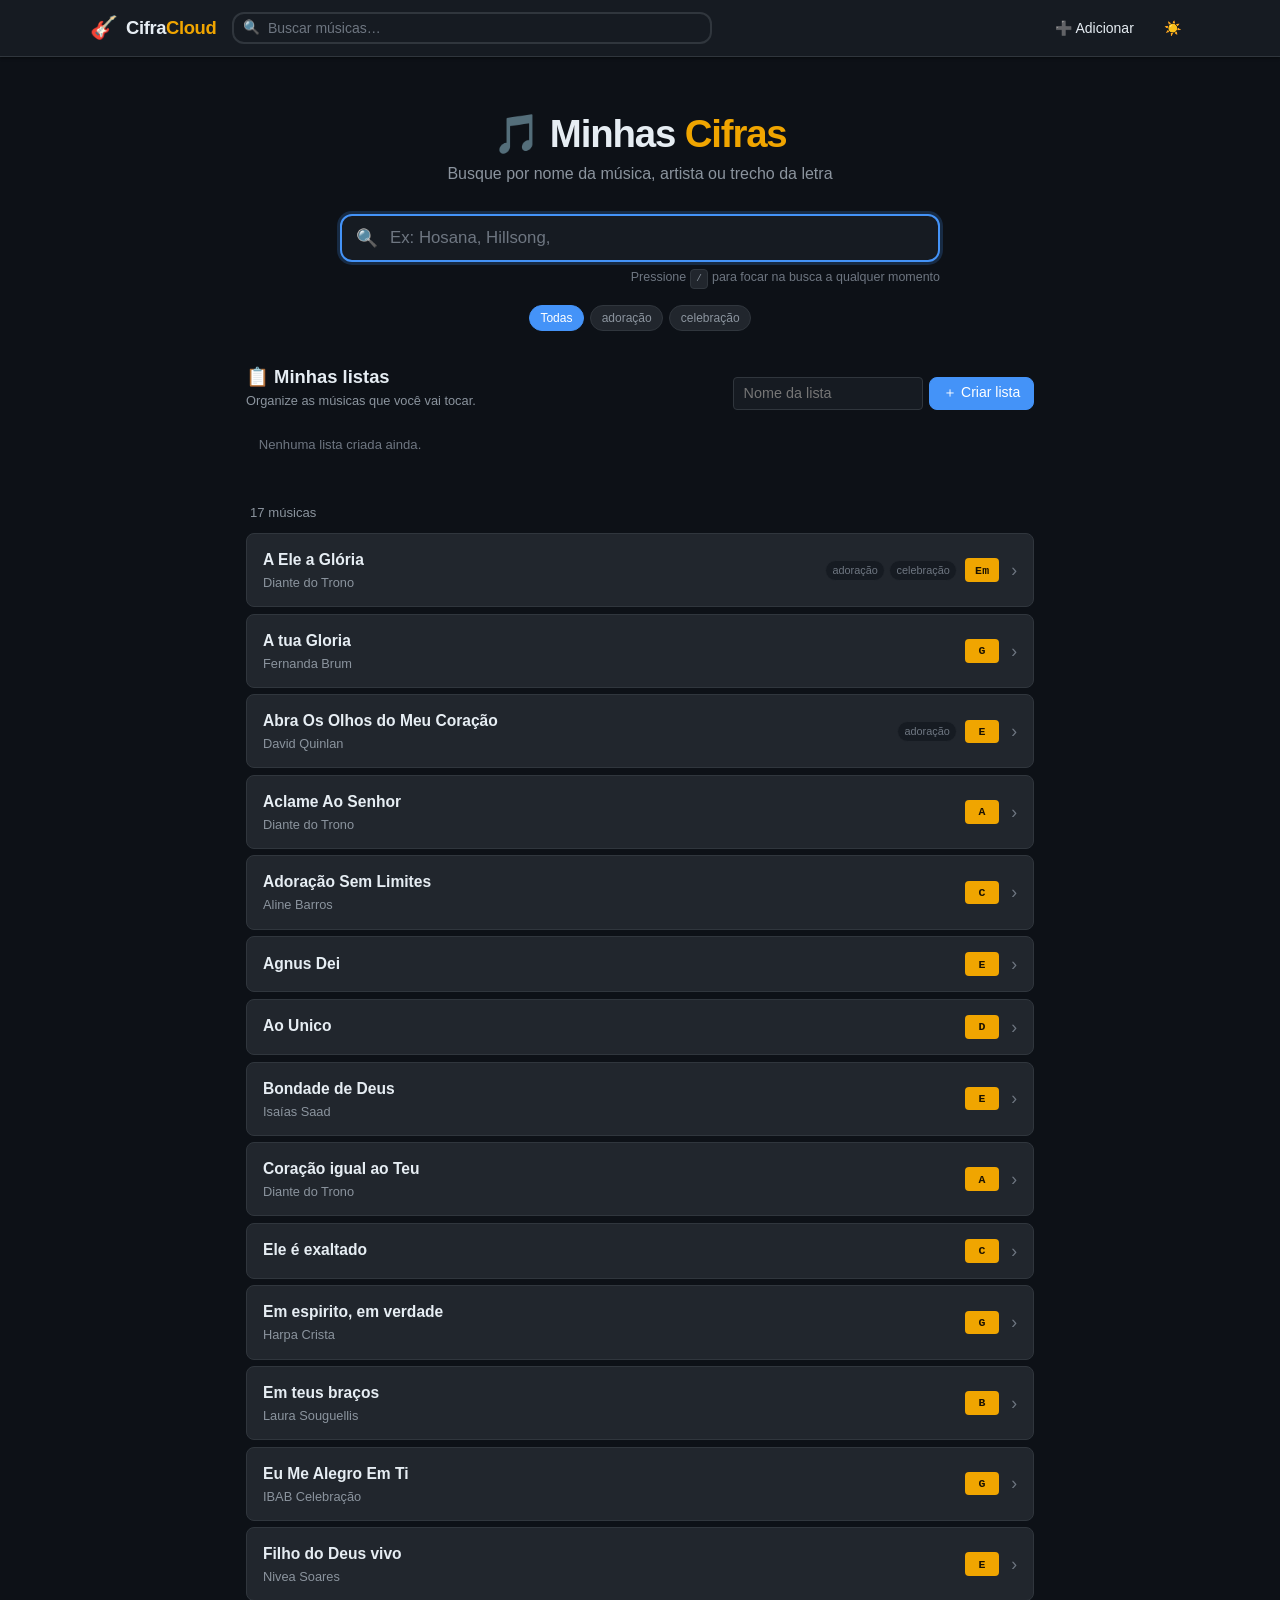
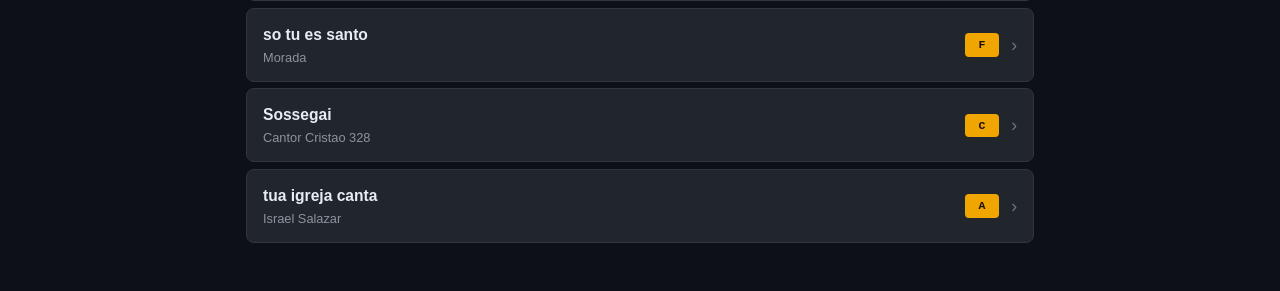
<file: index.html>
<!DOCTYPE html>
<html lang="pt-BR" data-theme="dark">
<head>
  <meta charset="UTF-8">
  <meta name="viewport" content="width=device-width, initial-scale=1.0">
  <title>CifraCloud — Minhas Cifras</title>
  <meta name="description" content="Minhas cifras pessoais para tocar na igreja">
  <link rel="stylesheet" href="css/style.css">
  <link rel="icon" href="data:image/svg+xml,<svg xmlns='http://www.w3.org/2000/svg' viewBox='0 0 100 100'><text y='.9em' font-size='90'>🎸</text></svg>">
</head>
<body>

<!-- ====== HEADER ====== -->
<header class="header">
  <div class="header-inner">
    <a class="logo" href="index.html" title="Início">
      <span class="logo-icon">🎸</span>
      <span class="logo-text">Cifra<span>Cloud</span></span>
    </a>

    <!-- Busca no header (tablet/desktop) -->
    <div class="header-search">
      <span class="header-search-icon">🔍</span>
      <input
        type="search"
        id="header-search"
        class="search-input"
        placeholder="Buscar músicas…"
        autocomplete="off"
        spellcheck="false"
      >
    </div>

    <nav class="nav-links">
      <a href="admin.html" class="btn btn-ghost">➕ Adicionar</a>
      <button id="theme-toggle" class="btn btn-icon btn-ghost" title="Alternar tema claro/escuro">🌙</button>
    </nav>
  </div>
</header>

<!-- ====== HERO + BUSCA ====== -->
<main>
  <section class="hero">
    <h1 class="hero-title">🎵 Minhas <span>Cifras</span></h1>
    <p class="hero-subtitle">Busque por nome da música, artista ou trecho da letra</p>

    <div class="search-container">
      <div class="search-wrapper">
        <span class="search-icon">🔍</span>
        <input
          type="search"
          id="search-input"
          class="search-input"
          placeholder="Ex: Hosana, Hillsong, "grace how sweet"…"
          autocomplete="off"
          spellcheck="false"
          autofocus
        >
      </div>
      <div class="search-hint">Pressione <kbd>/</kbd> para focar na busca a qualquer momento</div>
    </div>

    <!-- Filtros por tag (gerados via JS) -->
    <div id="tags-filter" class="tags-filter"></div>
  </section>

  <!-- ====== LISTAS PERSONALIZADAS ====== -->
  <section class="playlist-manager" aria-labelledby="playlist-manager-title">
    <div class="playlist-manager-heading">
      <div>
        <h2 id="playlist-manager-title">📋 Minhas listas</h2>
        <p>Organize as músicas que você vai tocar.</p>
      </div>
      <form id="create-playlist-form" class="playlist-create-form">
        <input id="playlist-name-input" class="form-input" type="text" maxlength="60" placeholder="Nome da lista" aria-label="Nome da lista">
        <button class="btn btn-primary" type="submit">＋ Criar lista</button>
      </form>
    </div>
    <div id="playlists-container"></div>
  </section>

  <!-- ====== RESULTADOS ====== -->
  <div id="results-container" class="results-container">
    <div class="initial-state">
      <span class="initial-state-icon">🎼</span>
      <p>Carregando cifras…</p>
    </div>
  </div>
</main>

<script src="js/transpose.js"></script>
<script src="js/render.js"></script>
<script src="js/app.js"></script>
</body>
</html>
</file>
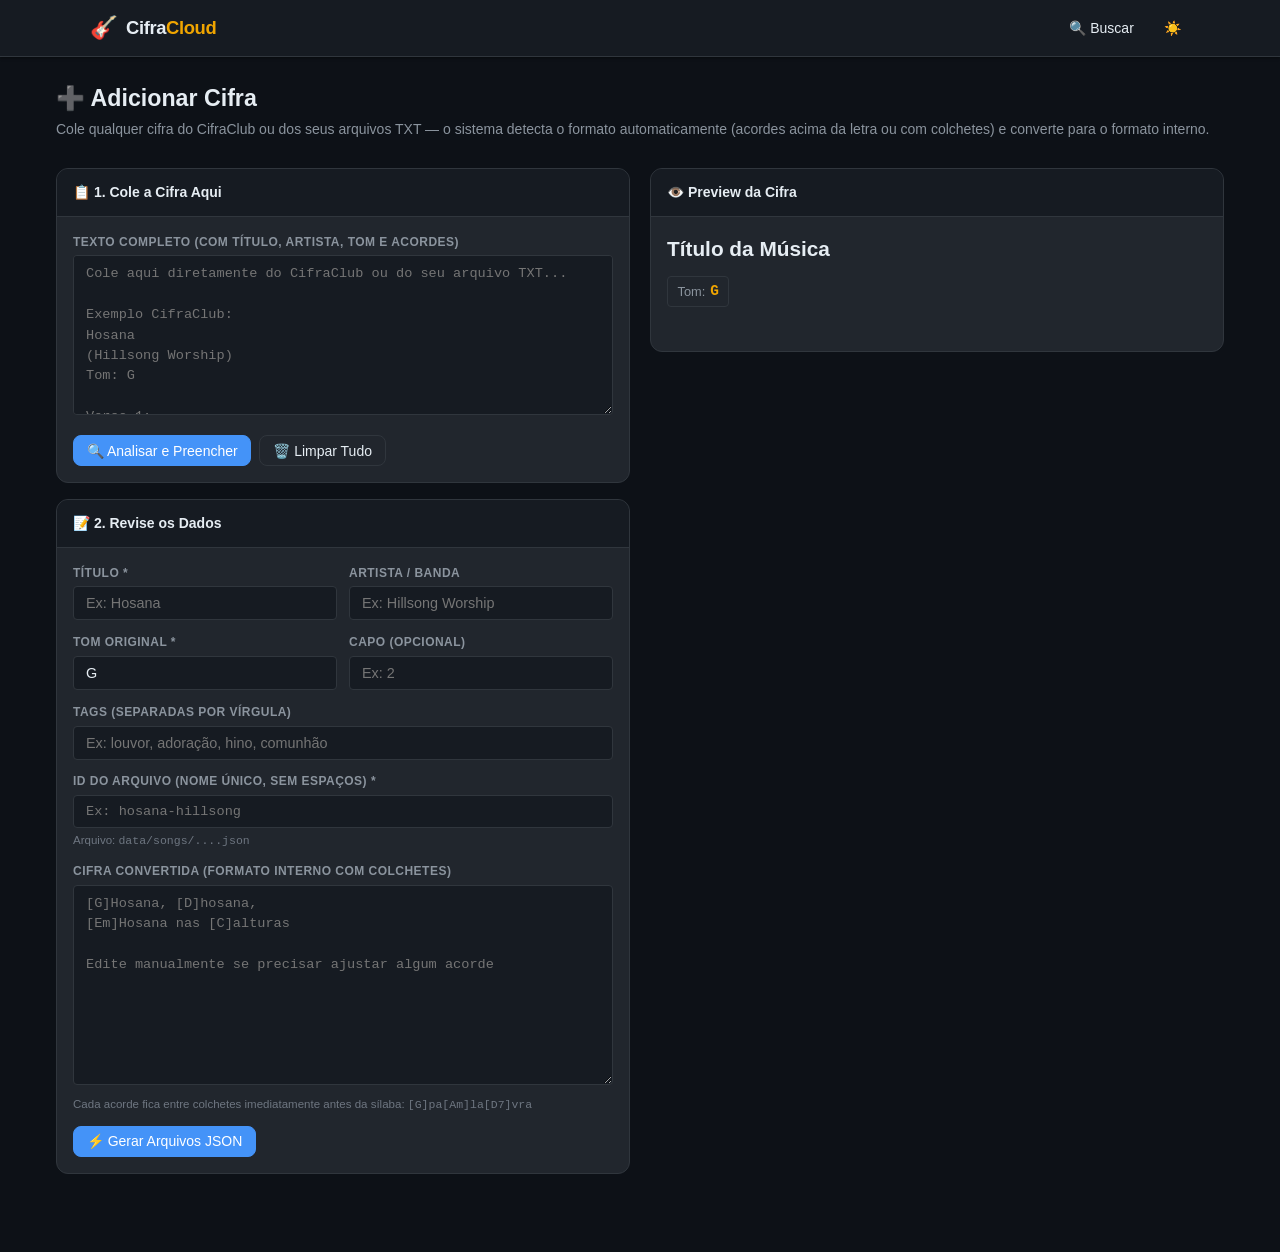
<file: admin.html>
<!DOCTYPE html>
<html lang="pt-BR" data-theme="dark">
<head>
  <meta charset="UTF-8">
  <meta name="viewport" content="width=device-width, initial-scale=1.0">
  <title>Adicionar Cifra — CifraCloud</title>
  <link rel="stylesheet" href="css/style.css">
  <link rel="icon" href="data:image/svg+xml,<svg xmlns='http://www.w3.org/2000/svg' viewBox='0 0 100 100'><text y='.9em' font-size='90'>🎸</text></svg>">
</head>
<body>

<!-- ====== HEADER ====== -->
<header class="header">
  <div class="header-inner">
    <a class="logo" href="index.html" title="Início">
      <span class="logo-icon">🎸</span>
      <span class="logo-text">Cifra<span>Cloud</span></span>
    </a>
    <nav class="nav-links">
      <a href="index.html" class="btn btn-ghost">🔍 Buscar</a>
      <button id="theme-toggle" class="btn btn-icon btn-ghost" title="Alternar tema">🌙</button>
    </nav>
  </div>
</header>

<!-- ====== ADMIN ====== -->
<main>
  <div class="admin-container">

    <h1 class="admin-title">➕ Adicionar Cifra</h1>
    <p class="admin-subtitle">
      Cole qualquer cifra do CifraClub ou dos seus arquivos TXT — o sistema detecta o formato
      automaticamente (acordes acima da letra ou com colchetes) e converte para o formato interno.
    </p>

    <div class="admin-grid">

      <!-- ====== COLUNA ESQUERDA: Input + Formulário ====== -->
      <div style="display:flex; flex-direction:column; gap:1rem">

        <!-- Painel: Colar Cifra -->
        <div class="admin-panel">
          <div class="admin-panel-header">📋 1. Cole a Cifra Aqui</div>
          <div class="admin-panel-body">
            <div class="form-group">
              <label class="form-label">Texto completo (com título, artista, tom e acordes)</label>
              <textarea
                id="admin-input"
                class="form-input form-input-mono paste-area"
                placeholder="Cole aqui diretamente do CifraClub ou do seu arquivo TXT...

Exemplo CifraClub:
Hosana
(Hillsong Worship)
Tom: G

Verso 1:
G              D
Hosana, hosana,
   Em             C
Hosana nas alturas"
              ></textarea>
            </div>
            <div class="form-actions">
              <button id="parse-btn" class="btn btn-primary">🔍 Analisar e Preencher</button>
              <button id="clear-btn" class="btn">🗑️ Limpar Tudo</button>
            </div>
          </div>
        </div>

        <!-- Painel: Dados da Música -->
        <div class="admin-panel">
          <div class="admin-panel-header">📝 2. Revise os Dados</div>
          <div class="admin-panel-body">

            <div class="form-row">
              <div class="form-group">
                <label class="form-label">Título *</label>
                <input type="text" id="admin-title" class="form-input" placeholder="Ex: Hosana">
              </div>
              <div class="form-group">
                <label class="form-label">Artista / Banda</label>
                <input type="text" id="admin-artist" class="form-input" placeholder="Ex: Hillsong Worship">
              </div>
            </div>

            <div class="form-row">
              <div class="form-group">
                <label class="form-label">Tom Original *</label>
                <select id="admin-key" class="form-input">
                  <optgroup label="Maiores">
                    <option value="C">C</option>
                    <option value="C#">C#</option>
                    <option value="Db">Db</option>
                    <option value="D">D</option>
                    <option value="D#">D#</option>
                    <option value="Eb">Eb</option>
                    <option value="E">E</option>
                    <option value="F">F</option>
                    <option value="F#">F#</option>
                    <option value="Gb">Gb</option>
                    <option value="G" selected>G</option>
                    <option value="G#">G#</option>
                    <option value="Ab">Ab</option>
                    <option value="A">A</option>
                    <option value="A#">A#</option>
                    <option value="Bb">Bb</option>
                    <option value="B">B</option>
                  </optgroup>
                  <optgroup label="Menores">
                    <option value="Am">Am</option>
                    <option value="Bm">Bm</option>
                    <option value="Cm">Cm</option>
                    <option value="Dm">Dm</option>
                    <option value="Em">Em</option>
                    <option value="F#m">F#m</option>
                    <option value="Gm">Gm</option>
                    <option value="Bbm">Bbm</option>
                  </optgroup>
                </select>
              </div>
              <div class="form-group">
                <label class="form-label">Capo (opcional)</label>
                <input type="number" id="admin-capo" class="form-input" placeholder="Ex: 2" min="0" max="12">
              </div>
            </div>

            <div class="form-group">
              <label class="form-label">Tags (separadas por vírgula)</label>
              <input type="text" id="admin-tags" class="form-input"
                placeholder="Ex: louvor, adoração, hino, comunhão">
            </div>

            <div class="form-group">
              <label class="form-label">ID do Arquivo (nome único, sem espaços) *</label>
              <input type="text" id="admin-id" class="form-input form-input-mono"
                placeholder="Ex: hosana-hillsong">
              <span class="form-note">
                Arquivo: <code>data/songs/<span class="output-filename">...</span>.json</code>
              </span>
            </div>

            <div class="form-group">
              <label class="form-label">Cifra convertida (formato interno com colchetes)</label>
              <textarea
                id="admin-content"
                class="form-input form-input-mono"
                style="min-height: 200px"
                placeholder="[G]Hosana, [D]hosana,&#10;[Em]Hosana nas [C]alturas&#10;&#10;Edite manualmente se precisar ajustar algum acorde"
              ></textarea>
              <span class="form-note">
                Cada acorde fica entre colchetes imediatamente antes da sílaba: <code>[G]pa[Am]la[D7]vra</code>
              </span>
            </div>

            <div class="form-actions">
              <button id="generate-btn" class="btn btn-primary">⚡ Gerar Arquivos JSON</button>
            </div>
          </div>
        </div>

      </div><!-- fim coluna esquerda -->

      <!-- ====== COLUNA DIREITA: Preview + Output ====== -->
      <div style="display:flex; flex-direction:column; gap:1rem">

        <!-- Painel: Preview -->
        <div class="admin-panel">
          <div class="admin-panel-header">👁️ Preview da Cifra</div>
          <div class="preview-panel">
            <div id="preview-title"  class="preview-title">Título da Música</div>
            <div id="preview-artist" class="preview-artist"></div>
            <div class="meta-chip key-chip preview-key-chip">
              Tom: <strong id="preview-key">G</strong>
            </div>
            <div id="preview-content" class="cifra-display" style="margin-top:.75rem"></div>
          </div>
        </div>

        <!-- Painel: Arquivos para salvar (oculto até clicar em Gerar) -->
        <div id="output-section" class="admin-panel" style="display:none">
          <div class="admin-panel-header">💾 3. Salve os Arquivos</div>
          <div class="admin-panel-body">

            <!-- Arquivo da música -->
            <div class="output-section">
              <div class="output-header">
                <span class="output-label">
                  data/songs/<span class="output-filename">song</span>.json
                </span>
                <button id="copy-song-btn" class="btn btn-icon" title="Copiar JSON">📋 Copiar</button>
              </div>
              <div id="song-json-output" class="json-output"></div>
            </div>

            <!-- Entrada do índice -->
            <div class="output-section">
              <div class="output-header">
                <span class="output-label">Entrada para data/index.json</span>
                <button id="copy-index-btn" class="btn btn-icon" title="Copiar entrada">📋 Copiar</button>
              </div>
              <div id="index-json-output" class="json-output"></div>
            </div>

            <!-- Instruções -->
            <div class="instructions-box">
              <strong>📌 Como salvar:</strong>
              <ol>
                <li>Copie o primeiro JSON e salve como
                  <code>data/songs/<span class="output-filename">song</span>.json</code>
                </li>
                <li>Abra <code>data/index.json</code> e adicione a entrada do índice dentro do array <code>[…]</code></li>
                <li>Faça <strong>commit + push</strong> para o GitHub — a música já aparece no site!</li>
              </ol>
            </div>

          </div>
        </div><!-- fim output-section -->

      </div><!-- fim coluna direita -->

    </div><!-- fim admin-grid -->
  </div><!-- fim admin-container -->
</main>

<script src="js/transpose.js"></script>
<script src="js/render.js"></script>
<script src="js/app.js"></script>
</body>
</html>
</file>
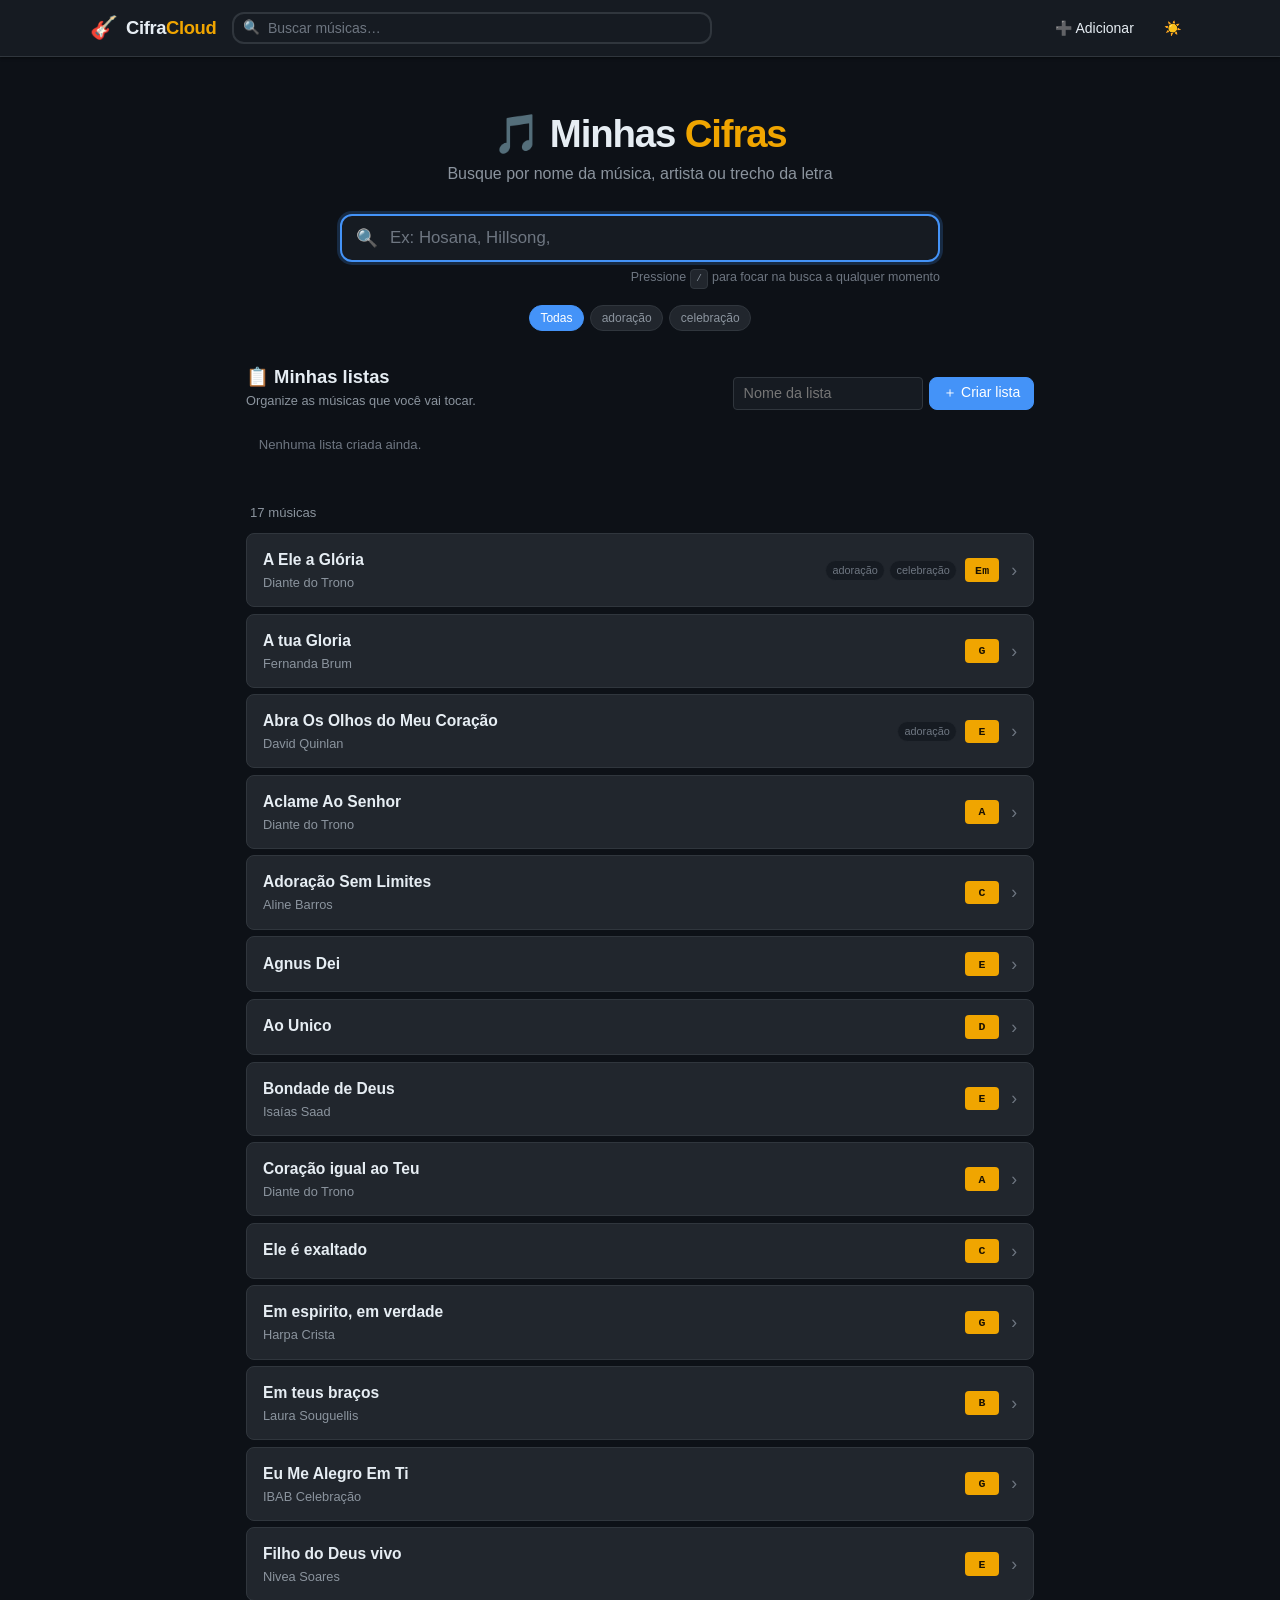
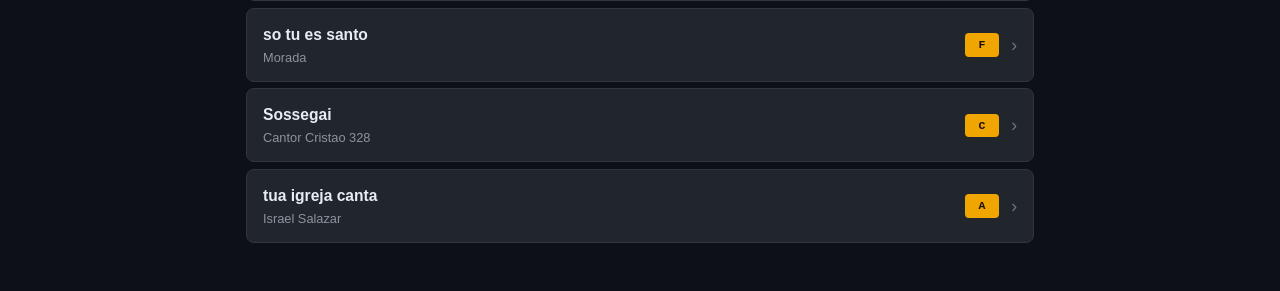
<file: cifra.html>
<!DOCTYPE html>
<html lang="pt-BR" data-theme="dark">
<head>
  <meta charset="UTF-8">
  <meta name="viewport" content="width=device-width, initial-scale=1.0">
  <title>Cifra — CifraCloud</title>
  <link rel="stylesheet" href="css/style.css">
  <link rel="icon" href="data:image/svg+xml,<svg xmlns='http://www.w3.org/2000/svg' viewBox='0 0 100 100'><text y='.9em' font-size='90'>🎸</text></svg>">
</head>
<body>

<!-- ====== HEADER ====== -->
<header class="header">
  <div class="header-inner">
    <a class="logo" href="index.html" title="Início">
      <span class="logo-icon">🎸</span>
      <span class="logo-text">Cifra<span>Cloud</span></span>
    </a>
    <nav class="nav-links">
      <a href="index.html" class="btn btn-ghost">🔍 Buscar</a>
      <a href="admin.html" class="btn btn-ghost">➕ Adicionar</a>
      <button id="theme-toggle" class="btn btn-icon btn-ghost" title="Alternar tema">🌙</button>
    </nav>
  </div>
</header>

<!-- ====== CONTEÚDO DA CIFRA ====== -->
<main>
  <div class="page-content">

    <!-- Botão voltar -->
    <a id="back-btn" class="back-btn" href="index.html">← Voltar</a>

    <!-- Cabeçalho da música -->
    <div class="cifra-header">
      <h1 id="song-title" class="cifra-song-title">Carregando…</h1>
      <div id="song-artist" class="cifra-song-artist"></div>
      <div class="cifra-song-meta">
        <div class="meta-chip key-chip">
          Tom original: <strong id="original-key">—</strong>
        </div>
        <div id="capo-info" class="meta-chip" style="display:none">
          <strong></strong>
        </div>
      </div>
    </div>

    <!-- Barra de transposição -->
    <div class="transpose-bar">
      <span class="transpose-label">Tom atual:</span>

      <button id="transpose-down" class="transpose-btn" title="Abaixar meio tom (♭)">♭</button>

      <div class="transpose-display">
        <span id="key-display" class="transpose-key">—</span>
        <span id="semitones-display" class="transpose-semitones">tom original</span>
      </div>

      <button id="transpose-up" class="transpose-btn" title="Subir meio tom (♯)">♯</button>

      <button id="transpose-reset" class="transpose-reset" title="Voltar ao tom original">↺ Original</button>

      <div class="font-controls" title="Tamanho da fonte">
        <button id="font-decrease" class="font-control-btn" title="Diminuir fonte">A−</button>
        <button id="font-increase" class="font-control-btn" title="Aumentar fonte">A+</button>
      </div>
    </div>

    <!-- Conteúdo da cifra (renderizado via JS) -->
    <div id="cifra-display" class="cifra-display">
      <div class="loading"><div class="spinner"></div></div>
    </div>

  </div>
</main>

<script src="js/transpose.js"></script>
<script src="js/render.js"></script>
<script src="js/app.js"></script>
</body>
</html>
</file>
<file: css/style.css>
/* ============================================================
   CifraCloud — Estilo Principal
   Tema escuro por padrão, suporte a tema claro via toggle
   ============================================================ */

:root {
  /* Dark theme (padrão) */
  --bg-primary:       #0d1117;
  --bg-secondary:     #161b22;
  --bg-card:          #21262d;
  --bg-card-hover:    #2d333b;
  --text-primary:     #e6edf3;
  --text-secondary:   #8b949e;
  --text-tertiary:    #6e7681;
  --chord-color:      #f0a500;
  --accent:           #4493f8;
  --section-color:    #56d364;
  --border:           #30363d;
  --border-subtle:    #21262d;
  --shadow-sm:        0 1px 3px rgba(0,0,0,.45);
  --shadow-md:        0 4px 12px rgba(0,0,0,.55);
  --radius-sm:        4px;
  --radius-md:        8px;
  --radius-lg:        12px;
  --font-mono: 'Courier New', Consolas, 'Liberation Mono', monospace;
  --font-sans: -apple-system, BlinkMacSystemFont, 'Segoe UI', Roboto, sans-serif;
  --transition: all .2s ease;
}

[data-theme="light"] {
  --bg-primary:       #f6f8fa;
  --bg-secondary:     #ffffff;
  --bg-card:          #ffffff;
  --bg-card-hover:    #f0f2f4;
  --text-primary:     #1f2328;
  --text-secondary:   #57606a;
  --text-tertiary:    #8c959f;
  --chord-color:      #c65a00;
  --accent:           #0969da;
  --section-color:    #1a7f37;
  --border:           #d0d7de;
  --border-subtle:    #eaeef2;
  --shadow-sm:        0 1px 3px rgba(0,0,0,.1);
  --shadow-md:        0 4px 12px rgba(0,0,0,.15);
}

/* ============================================================
   RESET & BASE
   ============================================================ */
*, *::before, *::after { box-sizing: border-box; margin: 0; padding: 0; }

html {
  font-size: 16px;
  scroll-behavior: smooth;
  -webkit-text-size-adjust: 100%;
}

body {
  background: var(--bg-primary);
  color: var(--text-primary);
  font-family: var(--font-sans);
  min-height: 100vh;
  transition: background-color .3s ease, color .3s ease;
  line-height: 1.5;
}

a { color: var(--accent); text-decoration: none; }
a:hover { text-decoration: underline; }

kbd {
  display: inline-flex;
  align-items: center;
  padding: .1rem .35rem;
  background: var(--bg-card);
  border: 1px solid var(--border);
  border-radius: var(--radius-sm);
  font-family: var(--font-mono);
  font-size: .75em;
  color: var(--text-secondary);
}

mark {
  background: rgba(240, 165, 0, .3);
  color: inherit;
  border-radius: 2px;
  padding: 0 1px;
}

/* ============================================================
   HEADER
   ============================================================ */
.header {
  background: var(--bg-secondary);
  border-bottom: 1px solid var(--border);
  padding: 0 1rem;
  position: sticky;
  top: 0;
  z-index: 100;
  box-shadow: var(--shadow-sm);
}

.header-inner {
  max-width: 1100px;
  margin: 0 auto;
  display: flex;
  align-items: center;
  height: 56px;
  gap: 1rem;
}

.logo {
  display: flex;
  align-items: center;
  gap: .5rem;
  text-decoration: none;
  flex-shrink: 0;
}

.logo-icon { font-size: 1.4rem; }

.logo-text {
  font-size: 1.15rem;
  font-weight: 700;
  color: var(--text-primary);
  letter-spacing: -.02em;
}

.logo-text span { color: var(--chord-color); }

/* Header search (visible on tablet+) */
.header-search {
  flex: 1;
  max-width: 480px;
  position: relative;
}

.header-search-icon {
  position: absolute;
  left: .65rem;
  top: 50%;
  transform: translateY(-50%);
  color: var(--text-tertiary);
  font-size: .85rem;
  pointer-events: none;
}

.header-search .search-input {
  padding: .4rem .75rem .4rem 2.1rem;
  font-size: .875rem;
}

.nav-links {
  display: flex;
  align-items: center;
  gap: .4rem;
  margin-left: auto;
}

/* ============================================================
   BUTTONS
   ============================================================ */
.btn {
  display: inline-flex;
  align-items: center;
  justify-content: center;
  gap: .4rem;
  padding: .4rem .8rem;
  border-radius: var(--radius-md);
  border: 1px solid var(--border);
  background: transparent;
  color: var(--text-primary);
  font-size: .875rem;
  font-family: var(--font-sans);
  cursor: pointer;
  transition: var(--transition);
  white-space: nowrap;
  user-select: none;
}

.btn:hover  { background: var(--bg-card-hover); }
.btn:active { opacity: .8; }

.btn-icon {
  padding: .4rem;
  min-width: 36px;
  min-height: 36px;
}

.btn-primary {
  background: var(--accent);
  border-color: var(--accent);
  color: #fff;
}

.btn-primary:hover { opacity: .85; background: var(--accent); }

.btn-ghost { border-color: transparent; }
.btn-ghost:hover { background: var(--bg-card); border-color: var(--border); }

/* ============================================================
   HERO — HOME
   ============================================================ */
.hero {
  padding: 3.5rem 1rem 2rem;
  text-align: center;
}

.hero-title {
  font-size: 2.4rem;
  font-weight: 800;
  margin-bottom: .4rem;
  letter-spacing: -.03em;
  line-height: 1.1;
}

.hero-title span { color: var(--chord-color); }

.hero-subtitle {
  color: var(--text-secondary);
  font-size: 1rem;
  margin-bottom: 1.75rem;
}

/* ============================================================
   SEARCH
   ============================================================ */
.search-container { max-width: 600px; margin: 0 auto; }

.search-wrapper { position: relative; }

.search-input {
  width: 100%;
  padding: .75rem 1rem .75rem 3rem;
  font-size: 1.05rem;
  background: var(--bg-secondary);
  border: 2px solid var(--border);
  border-radius: var(--radius-lg);
  color: var(--text-primary);
  font-family: var(--font-sans);
  outline: none;
  transition: var(--transition);
}

.search-input::placeholder { color: var(--text-tertiary); }

.search-input:focus {
  border-color: var(--accent);
  box-shadow: 0 0 0 3px rgba(68,147,248,.2);
}

[data-theme="light"] .search-input:focus {
  box-shadow: 0 0 0 3px rgba(9,105,218,.15);
}

.search-icon {
  position: absolute;
  left: 1rem;
  top: 50%;
  transform: translateY(-50%);
  font-size: 1.1rem;
  color: var(--text-tertiary);
  pointer-events: none;
}

.search-hint {
  margin-top: .4rem;
  color: var(--text-tertiary);
  font-size: .78rem;
  text-align: right;
}

/* ============================================================
   TAG FILTERS
   ============================================================ */
.tags-filter {
  display: flex;
  flex-wrap: wrap;
  gap: .4rem;
  margin-top: 1rem;
  justify-content: center;
}

.tag {
  display: inline-flex;
  align-items: center;
  padding: .2rem .65rem;
  border-radius: 20px;
  font-size: .75rem;
  font-weight: 500;
  background: var(--bg-card);
  color: var(--text-secondary);
  border: 1px solid var(--border);
  cursor: pointer;
  transition: var(--transition);
  user-select: none;
}

.tag:hover, .tag.active {
  background: var(--accent);
  border-color: var(--accent);
  color: #fff;
}

/* ============================================================
   PLAYLIST MANAGER
   ============================================================ */
.playlist-manager {
  max-width: 820px;
  margin: 0 auto;
  padding: 0 1rem 1.5rem;
}

.playlist-manager-heading {
  display: flex;
  align-items: end;
  justify-content: space-between;
  gap: 1rem;
  margin-bottom: .75rem;
}

.playlist-manager-heading h2 { font-size: 1.15rem; }
.playlist-manager-heading p { color: var(--text-secondary); font-size: .8rem; }
.playlist-create-form { display: flex; gap: .4rem; }
.playlist-create-form .form-input { width: 190px; padding: .4rem .6rem; }
.playlist-card { background: var(--bg-card); border: 1px solid var(--border); border-radius: var(--radius-md); margin-bottom: .65rem; overflow: hidden; }
.playlist-card-header { display: flex; align-items: center; justify-content: space-between; gap: .75rem; padding: .7rem .85rem; background: var(--bg-secondary); border-bottom: 1px solid var(--border); }
.playlist-card-header h3 { font-size: .95rem; }
.playlist-card-header span { color: var(--text-tertiary); font-size: .72rem; }
.playlist-delete, .playlist-remove-song { border: 0; background: none; color: var(--text-tertiary); cursor: pointer; font: inherit; font-size: .75rem; }
.playlist-delete:hover, .playlist-remove-song:hover { color: #f85149; }
.playlist-add-row { display: flex; gap: .5rem; padding: .7rem .85rem; border-bottom: 1px solid var(--border-subtle); }
.playlist-song-select { flex: 1; min-width: 0; padding: .4rem .6rem; }
.playlist-song-row { display: flex; align-items: center; gap: .65rem; padding: .55rem .85rem; border-bottom: 1px solid var(--border-subtle); }
.playlist-song-row:last-child { border-bottom: 0; }
.playlist-song-number { width: 1.2rem; color: var(--chord-color); font-family: var(--font-mono); font-size: .8rem; }
.playlist-song-info { flex: 1; min-width: 0; }
.playlist-song-link { color: var(--text-primary); text-decoration: none; }
.playlist-song-link:hover { color: var(--accent); text-decoration: none; }
.playlist-song-info strong, .playlist-song-info small { display: block; overflow: hidden; text-overflow: ellipsis; white-space: nowrap; }
.playlist-song-info strong { font-size: .85rem; }
.playlist-song-info small { color: var(--text-secondary); font-size: .72rem; }
.playlists-empty, .playlist-no-songs { color: var(--text-tertiary); font-size: .82rem; padding: .8rem; }

/* ============================================================
   RESULTS
   ============================================================ */
.results-container {
  max-width: 820px;
  margin: 0 auto;
  padding: .75rem 1rem 3rem;
}

.results-header {
  font-size: .82rem;
  color: var(--text-secondary);
  margin-bottom: .65rem;
  padding: 0 .25rem;
}

.song-list { display: flex; flex-direction: column; gap: .4rem; }

.song-card {
  display: flex;
  align-items: center;
  padding: .875rem 1rem;
  background: var(--bg-card);
  border: 1px solid var(--border);
  border-radius: var(--radius-md);
  cursor: pointer;
  transition: var(--transition);
  text-decoration: none;
  color: inherit;
}

.song-card:hover {
  background: var(--bg-card-hover);
  border-color: var(--accent);
  transform: translateX(3px);
  box-shadow: var(--shadow-sm);
  text-decoration: none;
}

.song-card-content { flex: 1; min-width: 0; }

.song-title {
  font-size: .975rem;
  font-weight: 600;
  color: var(--text-primary);
  white-space: nowrap;
  overflow: hidden;
  text-overflow: ellipsis;
}

.song-artist {
  font-size: .8rem;
  color: var(--text-secondary);
  margin-top: .1rem;
  white-space: nowrap;
  overflow: hidden;
  text-overflow: ellipsis;
}

.song-meta {
  display: flex;
  align-items: center;
  gap: .5rem;
  flex-shrink: 0;
  margin-left: 1rem;
}

.key-badge {
  display: inline-flex;
  align-items: center;
  justify-content: center;
  min-width: 34px;
  padding: .2rem .45rem;
  background: var(--chord-color);
  color: #1a1100;
  border-radius: var(--radius-sm);
  font-size: .72rem;
  font-weight: 800;
  font-family: var(--font-mono);
  letter-spacing: .03em;
}

.song-tags-list { display: flex; gap: .25rem; }

.song-tag {
  font-size: .68rem;
  padding: .1rem .4rem;
  border-radius: 20px;
  background: var(--bg-secondary);
  color: var(--text-tertiary);
  border: 1px solid var(--border-subtle);
}

.arrow-icon { color: var(--text-tertiary); font-size: 1.1rem; margin-left: .25rem; }

/* ============================================================
   EMPTY / INITIAL STATES
   ============================================================ */
.empty-state, .initial-state {
  text-align: center;
  padding: 3rem 1rem;
  color: var(--text-secondary);
}

.empty-state-icon, .initial-state-icon {
  font-size: 3.5rem;
  margin-bottom: 1rem;
  display: block;
}

.empty-state h3 { font-size: 1.1rem; margin-bottom: .4rem; color: var(--text-primary); }
.empty-state p  { font-size: .9rem; }

@media (max-width: 680px) {
  .playlist-manager-heading { align-items: stretch; flex-direction: column; }
  .playlist-create-form .form-input { flex: 1; width: auto; }
  .playlist-add-row { align-items: stretch; flex-direction: column; }
  .playlist-card-header { align-items: flex-start; }
}

/* ============================================================
   CIFRA PAGE
   ============================================================ */
.page-content {
  max-width: 900px;
  margin: 0 auto;
  padding: 1.5rem 1rem 5rem;
}

.back-btn {
  display: inline-flex;
  align-items: center;
  gap: .35rem;
  color: var(--text-secondary);
  font-size: .875rem;
  margin-bottom: 1.25rem;
  cursor: pointer;
  text-decoration: none;
  transition: var(--transition);
  border: none;
  background: none;
  padding: 0;
  font-family: var(--font-sans);
}

.back-btn:hover { color: var(--text-primary); text-decoration: none; }

.cifra-header {
  margin-bottom: 1.25rem;
  padding-bottom: 1rem;
  border-bottom: 1px solid var(--border);
}

.cifra-song-title {
  font-size: 1.75rem;
  font-weight: 800;
  letter-spacing: -.02em;
  line-height: 1.15;
  margin-bottom: .2rem;
}

.cifra-song-artist {
  color: var(--text-secondary);
  font-size: .95rem;
  margin-bottom: .7rem;
}

.cifra-song-meta { display: flex; align-items: center; flex-wrap: wrap; gap: .6rem; }

.meta-chip {
  display: inline-flex;
  align-items: center;
  gap: .3rem;
  padding: .25rem .6rem;
  background: var(--bg-card);
  border: 1px solid var(--border);
  border-radius: var(--radius-sm);
  font-size: .8rem;
  color: var(--text-secondary);
}

.meta-chip strong { color: var(--text-primary); }

.meta-chip.key-chip strong {
  color: var(--chord-color);
  font-family: var(--font-mono);
  font-size: .9rem;
}

/* ============================================================
   TRANSPOSE BAR
   ============================================================ */
.transpose-bar {
  display: flex;
  align-items: center;
  gap: .5rem;
  padding: .65rem 1rem;
  background: var(--bg-card);
  border: 1px solid var(--border);
  border-radius: var(--radius-md);
  margin-bottom: 1.5rem;
  flex-wrap: wrap;
  box-shadow: var(--shadow-sm);
}

.transpose-label {
  font-size: .82rem;
  color: var(--text-secondary);
  font-weight: 600;
}

.transpose-btn {
  display: inline-flex;
  align-items: center;
  justify-content: center;
  width: 34px;
  height: 34px;
  border-radius: var(--radius-sm);
  border: 1px solid var(--border);
  background: var(--bg-secondary);
  color: var(--text-primary);
  font-size: 1.05rem;
  font-weight: bold;
  cursor: pointer;
  transition: var(--transition);
  user-select: none;
  font-family: var(--font-sans);
  flex-shrink: 0;
}

.transpose-btn:hover {
  background: var(--accent);
  border-color: var(--accent);
  color: #fff;
}

.transpose-display {
  display: inline-flex;
  align-items: center;
  gap: .4rem;
  padding: .25rem .85rem;
  background: var(--bg-secondary);
  border: 1px solid var(--border);
  border-radius: 20px;
  flex-shrink: 0;
}

.transpose-key {
  font-size: 1.05rem;
  font-weight: 800;
  color: var(--chord-color);
  font-family: var(--font-mono);
  min-width: 2ch;
  text-align: center;
}

.transpose-semitones { font-size: .72rem; color: var(--text-secondary); }

.transpose-reset {
  font-size: .75rem;
  color: var(--text-tertiary);
  cursor: pointer;
  background: none;
  border: none;
  padding: .2rem .45rem;
  border-radius: var(--radius-sm);
  font-family: var(--font-sans);
  transition: var(--transition);
}

.transpose-reset:hover { color: var(--text-primary); background: var(--bg-secondary); }

.font-controls {
  display: flex;
  align-items: center;
  gap: .25rem;
  margin-left: auto;
}

.font-control-btn {
  display: inline-flex;
  align-items: center;
  justify-content: center;
  width: 30px;
  height: 30px;
  border-radius: var(--radius-sm);
  border: 1px solid var(--border);
  background: var(--bg-secondary);
  color: var(--text-secondary);
  font-size: .8rem;
  font-weight: 600;
  cursor: pointer;
  transition: var(--transition);
  font-family: var(--font-sans);
}

.font-control-btn:hover { background: var(--bg-card-hover); color: var(--text-primary); }

/* ============================================================
   CIFRA DISPLAY — CORE
   ============================================================ */
.cifra-display {
  font-size: 1rem;
  line-height: 0.9;
}

.cifra-row {
  display: flex;
  flex-wrap: wrap;
  align-items: flex-start; /* todos os acordes alinhados no topo na linha de acordes */
  margin-bottom: 0.25em; /* espaçamento compacto entre estrofes/frases */
}

.chord-group {
  display: inline-flex;
  flex-direction: column;
  align-items: flex-start;
  white-space: pre;
}

/* O acorde acima da letra */
.chord {
  color: var(--chord-color);
  font-family: var(--font-mono);
  font-weight: 700;
  font-size: .88em;
  min-height: 1.05em;
  line-height: 0.9;
  letter-spacing: .02em;
  padding-right: .12em;
  margin-bottom: 1px; /* acorde bem próximo da letra */
}

/* A letra abaixo do acorde */
.lyric {
  font-family: var(--font-mono);
  font-size: 1em;
  line-height: 0.9;
  min-height: 1.1em; /* mantém a altura da linha de letra mesmo vazia */
  white-space: pre;
  color: var(--text-primary);
}

/* Linha de letra pura (sem acordes) */
.cifra-lyric-only {
  font-family: var(--font-mono);
  font-size: 1em;
  line-height: 0.9;
  color: var(--text-primary);
  white-space: pre-wrap;
  margin-bottom: 0.25em;
}

/* Section markers: Verso, Refrão, Ponte… */
.cifra-section {
  display: inline-block;
  font-size: .78em;
  font-weight: 700;
  color: var(--section-color);
  text-transform: uppercase;
  letter-spacing: .08em;
  margin: 1.3em 0 .35em;
  padding: .2em .6em;
  border-left: 3px solid var(--section-color);
  background: rgba(86,211,100,.07);
  border-radius: 0 var(--radius-sm) var(--radius-sm) 0;
}

[data-theme="light"] .cifra-section {
  background: rgba(26,127,55,.07);
}

/* Empty line spacer */
.cifra-empty { display: block; height: .65rem; }

/* ============================================================
   ADMIN PAGE
   ============================================================ */
.admin-container {
  max-width: 1200px;
  margin: 0 auto;
  padding: 1.5rem 1rem 5rem;
}

.admin-title { font-size: 1.45rem; font-weight: 700; margin-bottom: .2rem; }

.admin-subtitle { color: var(--text-secondary); font-size: .875rem; margin-bottom: 1.75rem; }

.admin-grid {
  display: grid;
  grid-template-columns: 1fr 1fr;
  gap: 1.25rem;
  align-items: start;
}

.admin-panel {
  background: var(--bg-card);
  border: 1px solid var(--border);
  border-radius: var(--radius-lg);
  overflow: hidden;
}

.admin-panel-header {
  padding: .8rem 1rem;
  background: var(--bg-secondary);
  border-bottom: 1px solid var(--border);
  font-weight: 600;
  font-size: .875rem;
  display: flex;
  align-items: center;
  gap: .4rem;
}

.admin-panel-body { padding: 1rem; }

.form-group { margin-bottom: .8rem; }

.form-label {
  display: block;
  font-size: .75rem;
  font-weight: 600;
  color: var(--text-secondary);
  margin-bottom: .3rem;
  text-transform: uppercase;
  letter-spacing: .04em;
}

.form-input {
  width: 100%;
  padding: .5rem .75rem;
  background: var(--bg-secondary);
  border: 1px solid var(--border);
  border-radius: var(--radius-sm);
  color: var(--text-primary);
  font-size: .9rem;
  font-family: var(--font-sans);
  outline: none;
  transition: var(--transition);
  appearance: none;
}

.form-input:focus {
  border-color: var(--accent);
  box-shadow: 0 0 0 2px rgba(68,147,248,.2);
}

.form-input-mono { font-family: var(--font-mono); font-size: .85rem; }

textarea.form-input { resize: vertical; min-height: 160px; line-height: 1.5; }

.paste-area { min-height: 220px; }

.form-row { display: grid; grid-template-columns: 1fr 1fr; gap: .75rem; }

.form-note { font-size: .72rem; color: var(--text-tertiary); margin-top: .25rem; display: block; line-height: 1.4; }

.form-actions { display: flex; gap: .5rem; margin-top: .75rem; flex-wrap: wrap; }

/* Output */
.output-section { margin-top: 1.25rem; }

.output-header {
  display: flex;
  align-items: center;
  justify-content: space-between;
  margin-bottom: .4rem;
}

.output-label {
  font-size: .75rem;
  font-weight: 600;
  color: var(--text-secondary);
  text-transform: uppercase;
  letter-spacing: .04em;
}

.json-output {
  background: var(--bg-primary);
  border: 1px solid var(--border);
  border-radius: var(--radius-sm);
  padding: .75rem;
  font-family: var(--font-mono);
  font-size: .72rem;
  color: var(--text-secondary);
  white-space: pre;
  overflow-x: auto;
  max-height: 180px;
  overflow-y: auto;
  line-height: 1.5;
}

.instructions-box {
  margin-top: 1rem;
  padding: .75rem 1rem;
  background: var(--bg-secondary);
  border-radius: var(--radius-sm);
  font-size: .8rem;
  color: var(--text-secondary);
  border: 1px solid var(--border);
  line-height: 1.65;
}

.instructions-box strong { color: var(--text-primary); }
.instructions-box ol { margin-top: .4rem; padding-left: 1.2rem; }

/* Preview panel */
.preview-panel { padding: 1rem; }
.preview-title { font-size: 1.3rem; font-weight: 700; margin-bottom: .15rem; }
.preview-artist { color: var(--text-secondary); font-size: .9rem; margin-bottom: .75rem; }
.preview-key-chip { display: inline-flex; margin-bottom: 1rem; }

/* ============================================================
   TOAST
   ============================================================ */
.toast-container {
  position: fixed;
  bottom: 1.5rem;
  right: 1.5rem;
  z-index: 9999;
  display: flex;
  flex-direction: column;
  gap: .4rem;
}

.toast {
  padding: .6rem 1rem;
  background: var(--bg-card);
  border: 1px solid var(--border);
  border-radius: var(--radius-md);
  box-shadow: var(--shadow-md);
  font-size: .875rem;
  display: flex;
  align-items: center;
  gap: .5rem;
  animation: toastIn .2s ease;
  max-width: 300px;
}

.toast.success { border-color: #56d364; background: rgba(86,211,100,.1); }
.toast.error   { border-color: #f85149; background: rgba(248,81,73,.1); }
.toast.info    { border-color: var(--accent); background: rgba(68,147,248,.1); }

@keyframes toastIn  { from { transform: translateX(110%); opacity: 0; } to { transform: none; opacity: 1; } }
@keyframes toastOut { from { opacity: 1; } to { opacity: 0; transform: translateY(.5rem); } }

/* ============================================================
   LOADING
   ============================================================ */
.loading { display: flex; justify-content: center; padding: 3rem; }

.spinner {
  width: 28px;
  height: 28px;
  border: 3px solid var(--border);
  border-top-color: var(--accent);
  border-radius: 50%;
  animation: spin .75s linear infinite;
}

@keyframes spin { to { transform: rotate(360deg); } }

/* ============================================================
   SCROLLBAR
   ============================================================ */
::-webkit-scrollbar { width: 6px; height: 6px; }
::-webkit-scrollbar-track { background: transparent; }
::-webkit-scrollbar-thumb { background: var(--border); border-radius: 3px; }
::-webkit-scrollbar-thumb:hover { background: var(--text-tertiary); }

/* ============================================================
   RESPONSIVE
   ============================================================ */
@media (max-width: 768px) {
  .admin-grid { grid-template-columns: 1fr; }
  .header-search { display: none; }
}

@media (max-width: 640px) {
  .hero-title    { font-size: 1.75rem; }
  .hero          { padding: 2rem 1rem 1rem; }
  .song-tags-list { display: none; }
  .cifra-song-title { font-size: 1.35rem; }
  .transpose-bar { gap: .35rem; }
  .logo-text     { display: none; }
  .font-controls { display: none; }
  .form-row      { grid-template-columns: 1fr; }
}
</file>
